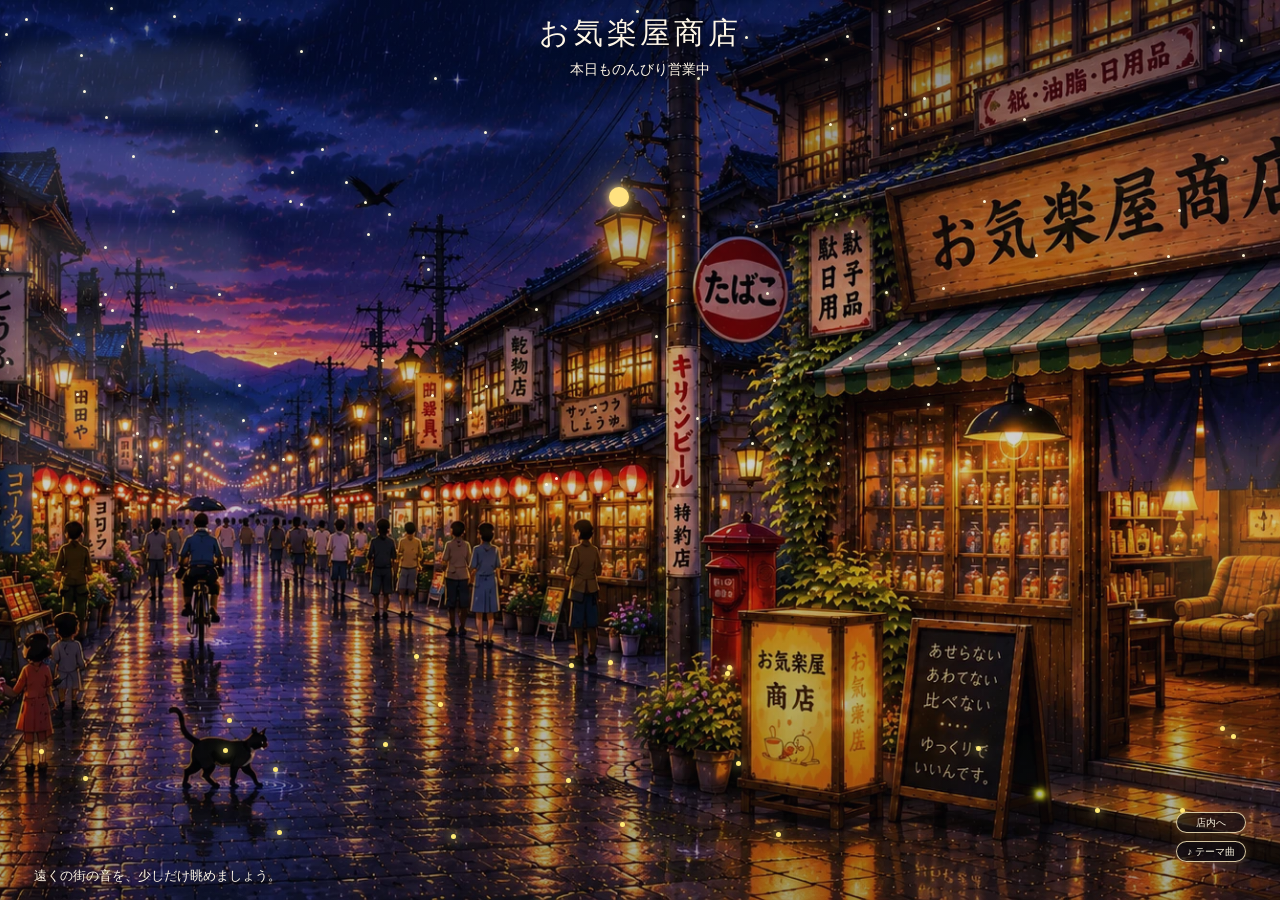
<file: index.html>
<!doctype html>
<html lang="ja">
<head>
  <meta charset="utf-8">
  <meta name="viewport" content="width=device-width, initial-scale=1">
  <title>お気楽屋商店 2.0</title>
  <style>
    :root { color-scheme: dark; }
    * { box-sizing: border-box; }
    html, body { width: 100%; min-width: 320px; min-height: 100%; margin: 0; background: #10131e; }
    body { overflow: hidden; color: #fff7e7; font-family: "Yu Mincho", "Hiragino Mincho ProN", serif; }
    #scene { position: relative; width: 100%; height: 100svh; overflow: hidden; --focus-x: .5; }
    #scene::before { content: none; }
    #background { position: absolute; z-index: 1; inset: 0; width: 100%; height: 100%; object-fit: cover; object-position: calc(var(--focus-x) * 100%) center; filter: brightness(.93) saturate(.92); }
    #scene::after { position: absolute; z-index: 2; inset: 0; content: ""; pointer-events: none; background: linear-gradient(to bottom, rgba(4, 7, 24, .46), rgba(8, 9, 24, .12) 48%, rgba(6, 8, 16, .32)); }
    #nightOverlay { position: absolute; z-index: 3; inset: 0; pointer-events: none; background: #070a18; opacity: 0; transition: opacity 1.2s ease; }
    #scene.night #nightOverlay { opacity: .62; }
    .layer { position: absolute; z-index: 4; inset: 0; overflow: hidden; pointer-events: none; }
    #stars { z-index: 4; } #clouds { z-index: 5; } #fireflies { z-index: 6; } #birds { z-index: 7; } #weather { z-index: 8; }
    .star { position: absolute; width: 3px; height: 3px; border-radius: 50%; background: #fff9dc; box-shadow: 0 0 7px #fff5bc; animation: twinkle 3.8s ease-in-out infinite; }
    .cloud { position: absolute; width: 250px; height: 70px; border-radius: 50px; background: rgba(234, 239, 255, .12); filter: blur(9px); animation: drift linear infinite; }
    .firefly { position: absolute; width: 5px; height: 5px; border-radius: 50%; background: #ffeb77; box-shadow: 0 0 8px #ffeb77, 0 0 18px #ffeb77; animation: float 5s ease-in-out infinite; }
    .crow { position: absolute; left: -50px; font-size: clamp(23px, 4vw, 34px); filter: drop-shadow(0 2px 3px #050507); transition: left 20s linear; }
    .rain { position: absolute; width: 2px; height: 18px; background: #c9e8ff; opacity: .72; animation: rain 1s linear infinite; }
    .snow { position: absolute; color: #fff; text-shadow: 0 0 5px #fff; animation: snow 9s linear infinite; }
    #windowLight { position: absolute; z-index: 4; width: 210px; height: 180px; border-radius: 35%; pointer-events: none; background: rgba(255, 201, 88, .16); filter: blur(19px); mix-blend-mode: screen; animation: warm 120s ease-in-out infinite alternate; }
    #streetLight { position: absolute; z-index: 5; width: 20px; height: 20px; border-radius: 50%; pointer-events: none; background: #ffe280; box-shadow: 0 0 9px #ffe280, 0 0 30px #ffcc68, 0 0 60px #ffb35b; animation: lamp 120s ease-in-out infinite alternate; }
    #cat { position: absolute; z-index: 9; bottom: clamp(22px, 5vh, 58px); left: -12%; font-size: clamp(34px, 5vw, 54px); filter: drop-shadow(0 2px 4px #050505); animation: catwalk 40s linear infinite; }
    #shopActions { position: absolute; z-index: 21; right: clamp(14px, 3vw, 34px); bottom: max(38px, calc(env(safe-area-inset-bottom) + 24px)); display: flex; flex-direction: column; align-items: stretch; gap: 8px; width: min(70px, calc(100vw - 28px)); }
    #shopEntrance, #themeSongButton { height: 21px; min-height: 21px; padding: 0 2px; border: 1px solid rgba(255, 239, 194, .82); border-radius: 999px; color: #fff8e3; background: rgba(20, 14, 18, .72); font: inherit; font-size: 10px; line-height: 19px; white-space: nowrap; text-align: center; text-decoration: none; text-shadow: 0 1px 4px #050507; box-shadow: 0 2px 10px rgba(255, 174, 82, .24); cursor: pointer; transition: background .2s ease, transform .2s ease, box-shadow .2s ease; }
    #shopEntrance:hover, #themeSongButton:hover, #themeSongButton[aria-pressed="true"] { background: rgba(92, 55, 25, .88); transform: translateY(-1px); }
    #shopEntrance:focus-visible, #themeSongButton:focus-visible { outline: 3px solid rgba(255, 226, 154, .78); outline-offset: 3px; }
    header { position: absolute; z-index: 20; top: max(18px, env(safe-area-inset-top)); left: 50%; width: min(94%, 680px); transform: translateX(-50%); text-align: center; text-shadow: 0 2px 9px #080811; pointer-events: none; }
    h1 { margin: 0; font-family: "Yu Mincho", "Hiragino Mincho ProN", "YuMincho", serif; font-size: clamp(1.03275rem, 3.645vw, 1.88325rem); font-weight: 500; line-height: 1; letter-spacing: .12em; }
    header p { margin: .4rem 0 0; font-size: clamp(.6885rem, 2.106vw, .891rem); transform: translateY(5px); }
    #message { position: absolute; z-index: 20; left: clamp(14px, 3vw, 34px); bottom: max(13px, env(safe-area-inset-bottom)); max-width: min(58vw, 390px); margin: 0; font-size: clamp(.6642rem, 1.62vw, .81rem); line-height: 1.7; text-shadow: 0 2px 8px #090808; transition: opacity .45s ease; }
    #themeSongButton[aria-pressed="true"] { border-color: #ffe29a; box-shadow: 0 0 0 3px rgba(255, 208, 105, .2), 0 2px 14px rgba(255, 174, 82, .45); }
    @keyframes twinkle { 50% { opacity: .18; transform: scale(.65); } }
    @keyframes drift { from { transform: translateX(-310px); } to { transform: translateX(calc(100vw + 310px)); } }
    @keyframes float { 50% { transform: translateY(-25px); opacity: .4; } }
    @keyframes warm { from { opacity: .1; } to { opacity: .58; } }
    @keyframes lamp { from { opacity: .05; } to { opacity: .68; } }
    @keyframes catwalk { from { left: -12%; } to { left: 110%; } }
    @keyframes rain { to { transform: translateY(115vh); } }
    @keyframes snow { to { transform: translateY(115vh) rotate(250deg); } }
    @media (max-width: 680px) {
      #scene { --focus-x: .5; background: #15100d; }
      #scene::before { position: absolute; z-index: 0; inset: -24px; display: block; content: ""; background: url("shotengai-rain-night-mobile.png") center / cover no-repeat; filter: blur(16px) brightness(.44) saturate(.54) sepia(.20); transform: scale(1.04); }
      #background { inset: 0; height: 100%; object-fit: cover; object-position: right center; filter: brightness(.89) saturate(.68) sepia(.20) contrast(1.04); }
      #scene::after { background: linear-gradient(to bottom, rgba(25, 14, 9, .82), rgba(25, 14, 9, .74) 22%, rgba(20, 12, 9, .28) 44%, rgba(15, 9, 8, .08) 61%, rgba(18, 10, 7, .18) 75%, rgba(18, 10, 7, .78)); }
      #nightOverlay { background: #0c0a0d; }
      #windowLight { width: 150px; height: 140px; }
      header { top: max(38px, calc(env(safe-area-inset-top) + 20px)); left: 50%; display: block; width: calc(70vw - 8px); transform: translateX(-50%); text-align: center; color: #fff1cf; }
      header h1 { font-family: "Yu Mincho", "Hiragino Mincho ProN", "YuMincho", serif; font-size: clamp(1.6007625rem, 6.81615vw, 2.427rem); letter-spacing: .1em; text-shadow: 0 2px 4px #160b06, 0 0 13px rgba(216, 143, 64, .28); }
      header p { margin-top: .38rem; color: #f2d79a; font-size: 12.96px; font-weight: 500; text-shadow: 0 2px 4px #160b06, 0 0 10px rgba(216, 143, 64, .22); transform: translateY(5px); }
      #message { bottom: max(17px, env(safe-area-inset-bottom)); left: 50%; display: block; width: calc(100% - 32px); max-width: none; margin: 0; transform: translateX(-50%); color: transparent; font-size: 0; line-height: 1; text-align: center; text-shadow: none; opacity: 1 !important; transition: none; pointer-events: none; }
      #message::before { display: inline-block; color: #fff1cf; font-size: clamp(.81rem, 3.321vw, 1.0368rem); line-height: 1.45; text-shadow: 0 2px 5px #160b06, 0 0 12px rgba(216, 143, 64, .24); content: "急がなくても大丈夫。"; }
      #shopActions { right: 16px; bottom: max(52px, calc(env(safe-area-inset-bottom) + 36px)); width: min(93px, calc(100vw - 32px)); gap: 7px; }
      #shopEntrance, #themeSongButton { height: 32px; min-height: 32px; padding: 0 2px; border-color: rgba(239, 186, 101, .98); background: rgba(49, 29, 14, .92); font-size: 13px; line-height: 30px; }
    }
    @media (prefers-reduced-motion: reduce) { *, *::before, *::after { animation-duration: .01ms !important; animation-iteration-count: 1 !important; transition-duration: .01ms !important; } }
  </style>
</head>
<body>
  <main id="scene">
    <picture><source media="(max-width: 680px)" srcset="shotengai-rain-night-mobile.png"><img id="background" src="shotengai-rain-night.webp" alt="雨夜の商店街とお気楽屋商店"></picture>
    <div id="nightOverlay"></div><div class="layer" id="stars"></div><div class="layer" id="clouds"></div><div class="layer" id="fireflies"></div><div class="layer" id="birds"></div><div class="layer" id="weather"></div>
    <div id="windowLight"></div><div id="streetLight"></div><div id="cat" aria-hidden="true">🐈‍⬛</div>
    <div id="shopActions" aria-label="商店の操作"><a id="shopEntrance" href="menu.html" aria-label="店内の入口へ移動">店内へ</a><button id="themeSongButton" type="button" aria-pressed="false" aria-label="テーマ曲を再生">♪ テーマ曲</button></div>
    <header><h1>お気楽屋商店</h1><p>本日ものんびり営業中</p></header>
    <p id="message">遠くの街の音を、少しだけ眺めましょう。</p>
  </main>
  <audio id="themeSong" src="voice_28140.aac" preload="metadata"></audio>
  <script>
    const scene = document.getElementById('scene'); const image = document.getElementById('background'); const reduced = matchMedia('(prefers-reduced-motion: reduce)').matches;
    const entrance = document.getElementById('shopEntrance'); const themeSongButton = document.getElementById('themeSongButton'); const themeSong = document.getElementById('themeSong'); const lights = { window: document.getElementById('windowLight'), street: document.getElementById('streetLight') };
    const sources = { desktop: { width: 1672, height: 941, entrance: { left: 1240, top: 330, right: 1580, bottom: 830 }, window: { x: 1380, y: 460 }, street: { x: 804, y: 195 } }, mobile: { width: 870, height: 1808, entrance: { left: 650, top: 860, right: 866, bottom: 1360 }, window: { x: 790, y: 1120 }, street: { x: 505, y: 820 } } };
    function placeOnImage(element, x, y, width = 0, height = 0) { const sceneBox = scene.getBoundingClientRect(); const box = image.getBoundingClientRect(); const mobile = innerWidth <= 680; const source = mobile ? sources.mobile : sources.desktop; const scale = Math.max(box.width / source.width, box.height / source.height); const offsetX = mobile ? box.width - source.width * scale : (box.width - source.width * scale) * .5; const offsetY = (box.height - source.height * scale) * .5; element.style.left = `${box.left - sceneBox.left + offsetX + x * scale}px`; element.style.top = `${box.top - sceneBox.top + offsetY + y * scale}px`; if (width) element.style.width = `${width * scale}px`; if (height) element.style.height = `${height * scale}px`; }
    function placeHotspots() { const mobile = innerWidth <= 680; const source = mobile ? sources.mobile : sources.desktop; placeOnImage(lights.window, source.window.x, source.window.y); placeOnImage(lights.street, source.street.x, source.street.y); }
    image.addEventListener('load', placeHotspots); addEventListener('resize', placeHotspots); placeHotspots();
    if (!reduced) { for (let i = 0; i < 105; i++) { const star = document.createElement('i'); star.className = 'star'; star.style.left = `${Math.random() * 100}%`; star.style.top = `${Math.random() * 56}%`; star.style.animationDelay = `${Math.random() * 4}s`; document.getElementById('stars').append(star); } for (let i = 0; i < 5; i++) { const cloud = document.createElement('i'); cloud.className = 'cloud'; cloud.style.top = `${5 + i * 10}%`; cloud.style.animationDuration = `${70 + i * 20}s`; cloud.style.animationDelay = `${-i * 18}s`; document.getElementById('clouds').append(cloud); } for (let i = 0; i < 24; i++) { const firefly = document.createElement('i'); firefly.className = 'firefly'; firefly.style.left = `${Math.random() * 100}%`; firefly.style.bottom = `${5 + Math.random() * 22}%`; firefly.style.animationDelay = `${Math.random() * 5}s`; document.getElementById('fireflies').append(firefly); } }
    const messages = ['遠くの街の音を、少しだけ眺めましょう。', '雨上がりの石畳に、灯りが揺れています。', '猫は今日も、ゆっくり帰り道を見ています。', '急がなくても大丈夫。', 'お気楽屋商店は今日ものんびり営業中です。']; const message = document.getElementById('message'); let messageIndex = 0;
    if (!reduced) setInterval(() => { message.style.opacity = 0; setTimeout(() => { messageIndex = (messageIndex + 1) % messages.length; message.textContent = messages[messageIndex]; message.style.opacity = 1; }, 420); }, 15000);
    function spawnCrow() { const crow = document.createElement('i'); crow.className = 'crow'; crow.textContent = '🐦‍⬛'; crow.style.top = `${8 + Math.random() * 30}%`; document.getElementById('birds').append(crow); requestAnimationFrame(() => { crow.style.left = '110%'; }); setTimeout(() => crow.remove(), 21000); }
    if (!reduced) { spawnCrow(); setInterval(spawnCrow, 45000); }
    function setThemeSongButton(playing) { themeSongButton.setAttribute('aria-pressed', String(playing)); themeSongButton.setAttribute('aria-label', playing ? 'テーマ曲を一時停止' : 'テーマ曲を再生'); themeSongButton.textContent = playing ? '❚❚ テーマ曲' : '♪ テーマ曲'; }
    themeSongButton.addEventListener('click', async () => { if (themeSong.paused) { try { await themeSong.play(); setThemeSongButton(true); } catch { setThemeSongButton(false); } } else { themeSong.pause(); setThemeSongButton(false); } });
    themeSong.addEventListener('play', () => setThemeSongButton(true));
    themeSong.addEventListener('pause', () => { if (!themeSong.ended) setThemeSongButton(false); });
    themeSong.addEventListener('ended', () => { themeSong.currentTime = 0; setThemeSongButton(false); });
  </script>
</body>
</html>
</file>
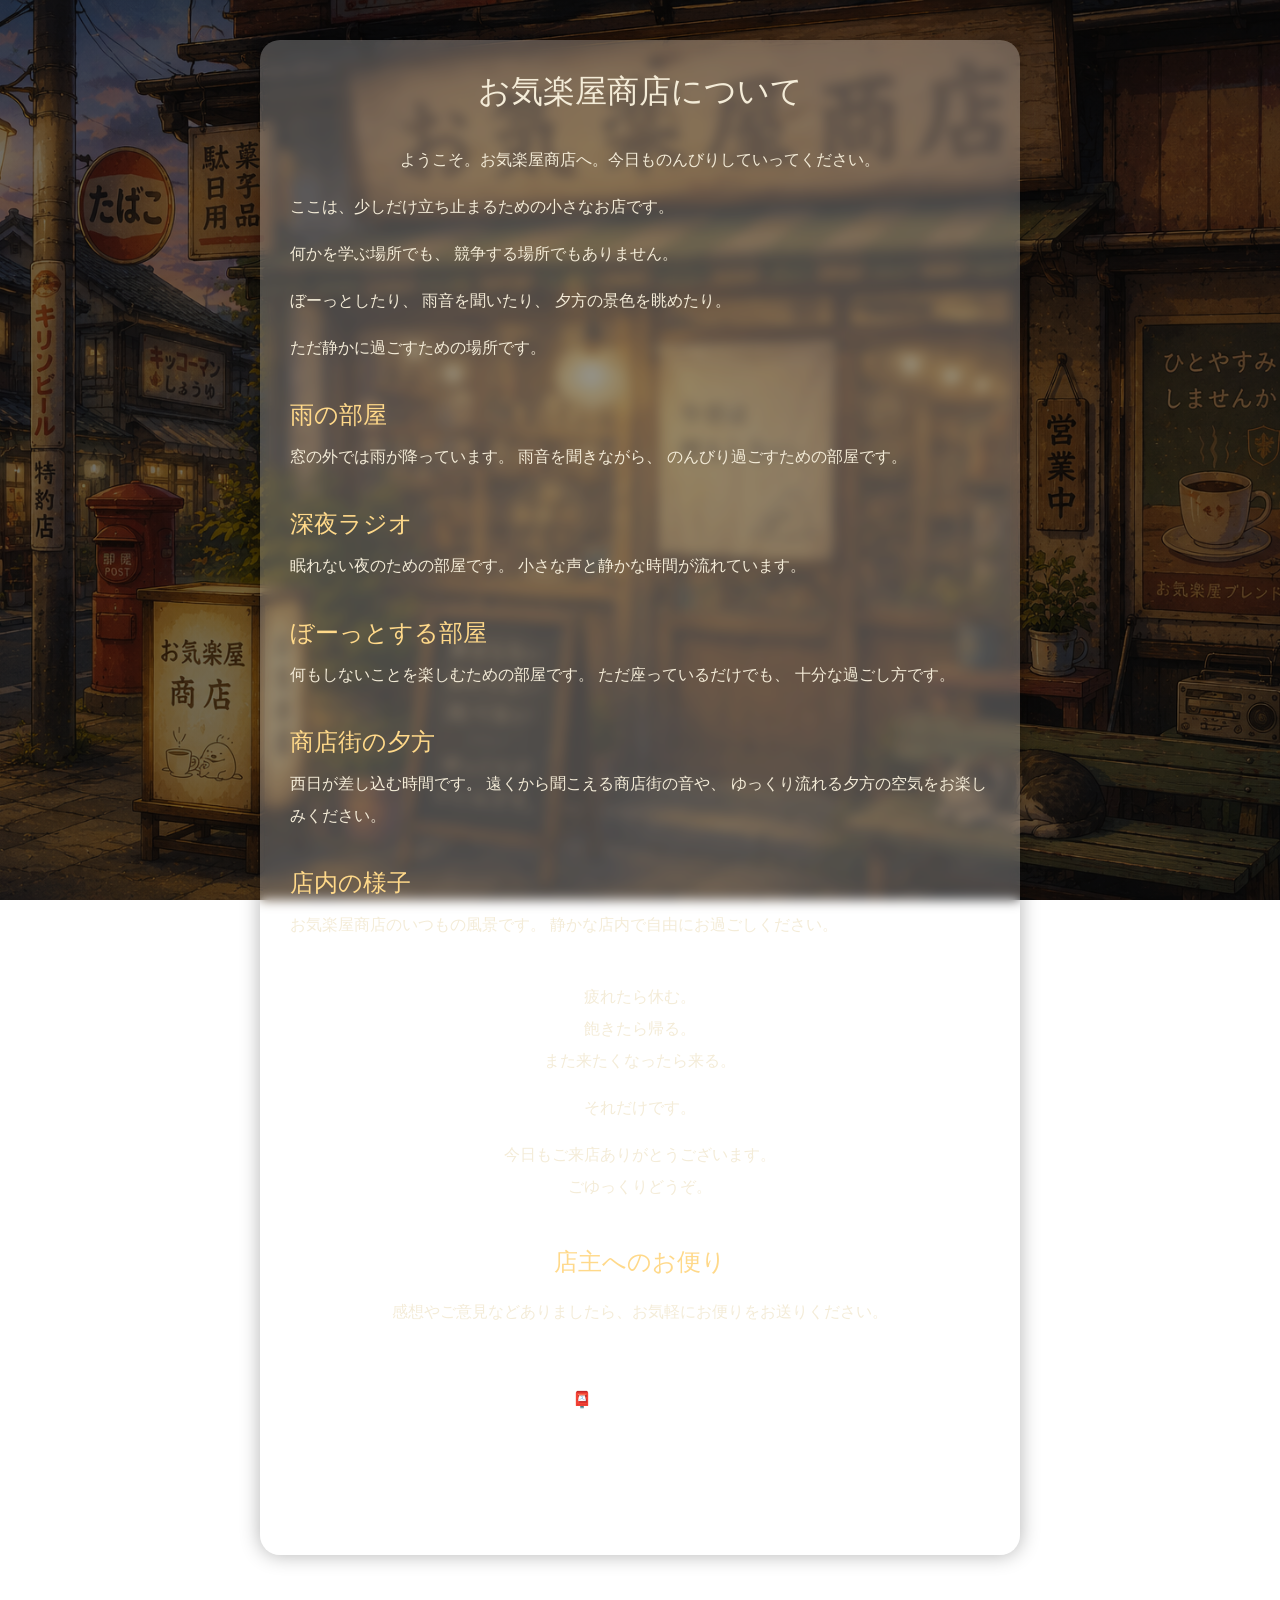
<file: about.html>
<!DOCTYPE html>
<html lang="ja">
<head>
<meta charset="UTF-8">
<meta name="viewport" content="width=device-width, initial-scale=1.0">

<title>お気楽屋商店について</title>

<style>

*{
  margin:0;
  padding:0;
  box-sizing:border-box;
  -webkit-tap-highlight-color: transparent;
}

body{

  background:
  linear-gradient(
    rgba(0,0,0,.55),
    rgba(0,0,0,.55)
  ),
  url("shop.png");

  background-size:cover;
  background-position:center;
  background-attachment:fixed;

  font-family:
  "Hiragino Sans",
  "Yu Gothic",
  sans-serif;

  color:#f4ecd8;

  min-height:100vh;
}

.container{

  max-width:800px;

  margin:auto;

  padding:
  40px 20px 80px;

}

.panel{

  background:rgba(255,255,255,.25);

  backdrop-filter:blur(6px);

  border-radius:20px;

  padding:30px;

  box-shadow:0 0 20px rgba(0,0,0,.3);
}

h1{

  text-align:center;

  margin-bottom:30px;

  font-size:2rem;

  font-weight:normal;

}

h2{

  margin-top:35px;

  margin-bottom:10px;

  color:#ffd98a;

  font-weight:normal;
}

p{

  line-height:2;

  margin-bottom:15px;
}

.center{

  text-align:center;
}

.button{
  display:block;
  width:220px;
  margin:40px auto 0;
  padding:15px;

  background:rgba(255,255,255,.18);

  color:white;

  border:1px solid rgba(255,255,255,.35);

  border-radius:999px;

  text-decoration:none;

  text-align:center;

  backdrop-filter:blur(4px);

  transition:.3s;
}

.button:hover{

  transform:scale(1.05);
}

.footer{

  margin-top:40px;

  text-align:center;

  line-height:2;
}

@media(max-width:600px){

  .panel{

    padding:20px;
  }

  h1{

    font-size:1.6rem;
  }

}

</style>
</head>

<body>

<div class="container">

<div class="panel">

<h1>お気楽屋商店について</h1>

<p class="center">
ようこそ。お気楽屋商店へ。今日ものんびりしていってください。
</p>

<p>
ここは、少しだけ立ち止まるための小さなお店です。
</p>

<p>
何かを学ぶ場所でも、
競争する場所でもありません。
</p>

<p>
ぼーっとしたり、
雨音を聞いたり、
夕方の景色を眺めたり。
</p>

<p>
ただ静かに過ごすための場所です。
</p>

<h2>雨の部屋</h2>

<p>
窓の外では雨が降っています。
雨音を聞きながら、
のんびり過ごすための部屋です。
</p>

<h2>深夜ラジオ</h2>

<p>
眠れない夜のための部屋です。
小さな声と静かな時間が流れています。
</p>

<h2>ぼーっとする部屋</h2>

<p>
何もしないことを楽しむための部屋です。
ただ座っているだけでも、
十分な過ごし方です。
</p>

<h2>商店街の夕方</h2>

<p>
西日が差し込む時間です。
遠くから聞こえる商店街の音や、
ゆっくり流れる夕方の空気をお楽しみください。
</p>

<h2>店内の様子</h2>

<p>
お気楽屋商店のいつもの風景です。
静かな店内で自由にお過ごしください。
</p>

<div class="footer">

<p>
疲れたら休む。<br>
飽きたら帰る。<br>
また来たくなったら来る。
</p>

<p>
それだけです。
</p>

<p>
今日もご来店ありがとうございます。<br>
ごゆっくりどうぞ。
</p>

<h2>店主へのお便り</h2>

<p>
感想やご意見などありましたら、お気軽にお便りをお送りください。
</p>

<a href="https://forms.gle/mAHURNoMKpxB9XEGA"
   class="button"
   target="_blank"
   rel="noopener noreferrer">
📮 店主へのお便り
</a>

</div>

<a href="index.html" class="button">
戻る
</a>

</div>

</div>

</body>
</html>
</file>
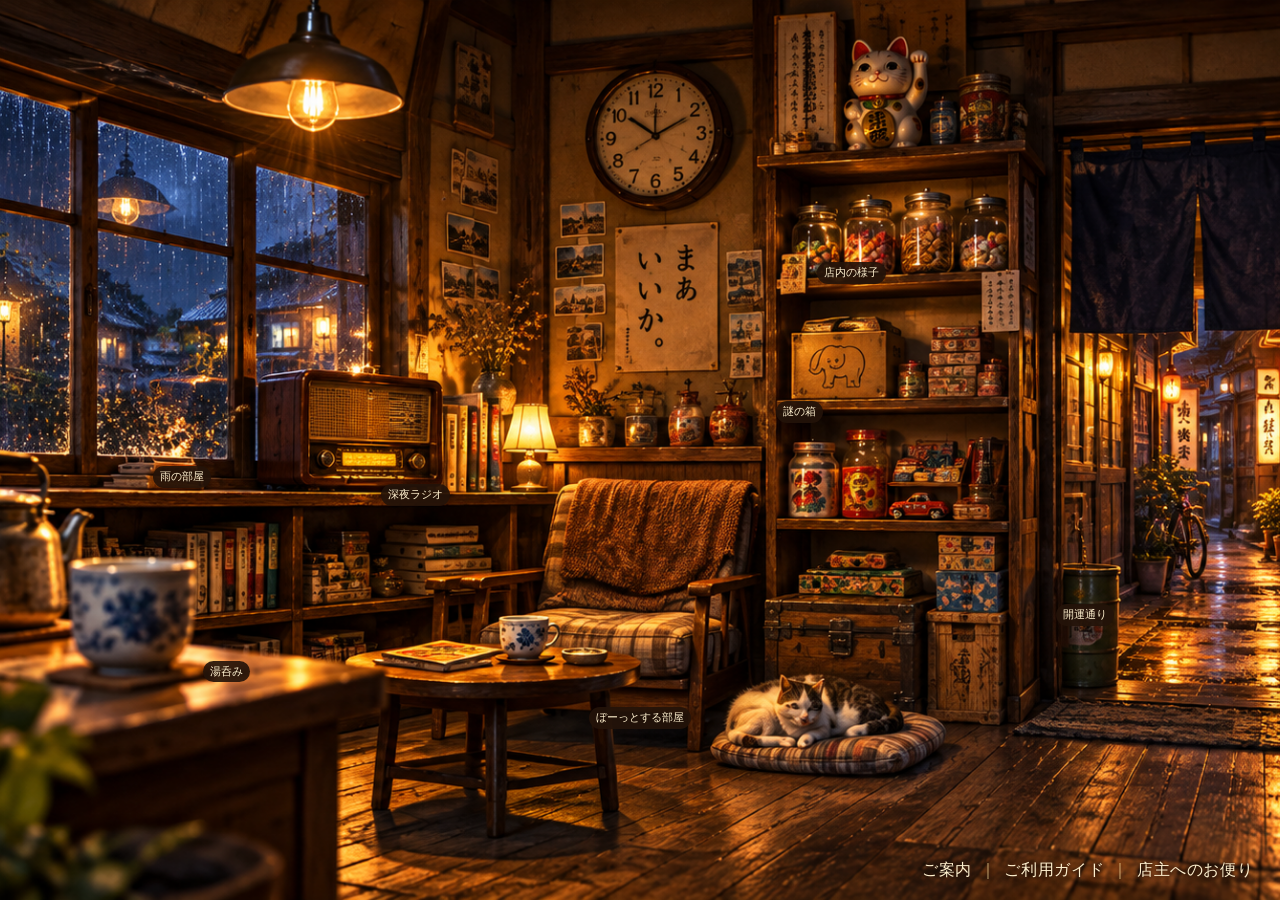
<file: menu.html>
<!doctype html>
<html lang="ja">
<head>
  <meta charset="utf-8">
  <meta name="viewport" content="width=device-width,initial-scale=1">
  <meta name="description" content="お気楽屋商店の店内統合試作。文字リンクのご案内を追加した確認用ページです。">
  <title>お気楽屋商店｜店内</title>
  <link rel="stylesheet" href="menu2.css">
  <style>
    /* 採用済みv7と同じ店内描画・クリック領域を使う。 */
    @media (min-width: 701px) { .shop-scene { min-height: 100vh; } }
    .shop-scene { isolation: isolate; background: #17100c var(--interior-image) center / cover no-repeat; }
    .shop-scene::before, .shop-scene::after { content: none; }
    .shop-scene nav { transform: none; }
    .obj b { bottom: -11px; }
    .chair b, .shelf b, .box b { bottom: 0; }
    .door b { bottom: 94px; }
    .tea { left: 10.75%; top: 58.7%; }
    .tea b { bottom: -28px; left: 65px; }
    .box b { left: 34px; }
    .window-link { left: 3%; top: 6%; width: 22.5%; height: 47%; }
    .door { left: 77%; top: 15%; width: 15.5%; height: 65%; }
    .shelf--upper { left: 57%; top: 5%; width: 19%; height: 26.5%; }
    .shelf--lower { left: 60%; top: 47.5%; width: 15%; height: 31.5%; }
    @media (min-width: 701px) { .obj b { display: block; padding: 4px 7px; font-size: 11px; line-height: 1.25; opacity: 1; } }

    /* 囲みをなくし、既存位置から一段下げた文字だけの案内リンク。 */
    .utility-links {
      position: fixed;
      z-index: 12;
      top: auto;
      left: auto;
      right: clamp(12px, 2vw, 28px);
      bottom: clamp(7px, 1.4vw, 14px);
      display: flex;
      align-items: center;
      justify-content: center;
      gap: 7px;
      color: #fff1cf;
      background: transparent;
      border: 0;
      box-shadow: none;
      font: 500 16px/1.2 "Yu Mincho", "Hiragino Mincho ProN", serif;
      letter-spacing: .04em;
      white-space: nowrap;
      pointer-events: none;
    }
    .utility-links__item {
      display: inline-flex;
      align-items: center;
      min-height: 32px;
      padding: 2px 1px;
      color: inherit;
      border: 0;
      background: transparent;
      font: inherit;
      letter-spacing: inherit;
      text-decoration: none;
      cursor: pointer;
      pointer-events: auto;
      text-shadow: 0 1px 4px rgba(20, 10, 5, .9);
    }
    .utility-links__separator { color: rgba(255, 227, 160, .7); user-select: none; text-shadow: 0 1px 4px rgba(20, 10, 5, .9); }
    .utility-links__item:hover { color: #fff7de; text-decoration: underline; text-underline-offset: .25em; }
    .utility-links__item:focus-visible { outline: 2px solid #ffe4a5; outline-offset: 3px; border-radius: 2px; }

    .info-dialog {
      width: min(500px, calc(100vw - 28px));
      max-height: min(72dvh, 610px);
      padding: 0;
      overflow: auto;
      color: #3b210f;
      background: #f5e6c4;
      border: 1px solid #9d7042;
      border-radius: 6px;
      box-shadow: 0 12px 38px rgba(0, 0, 0, .55);
      font-family: "Yu Mincho", "Hiragino Mincho ProN", serif;
    }
    .info-dialog::backdrop { background: rgba(15, 8, 4, .62); }
    .info-dialog__body { padding: clamp(18px, 4vw, 28px); }
    .info-dialog h2 { margin: 0 0 1em; font-size: 1.25rem; font-weight: 600; }
    .info-dialog p { margin: 0 0 1.15em; font-size: .94rem; line-height: 1.9; }
    .info-dialog__signature { margin-bottom: 0; text-align: right; }
    .info-dialog__close {
      float: right;
      min-height: 34px;
      padding: 4px 8px;
      color: #3b210f;
      background: transparent;
      border: 1px solid #9d7042;
      border-radius: 3px;
      font: inherit;
      cursor: pointer;
    }
    .info-dialog__close:focus-visible { outline: 2px solid #6f401f; outline-offset: 2px; }

    @media (max-width: 760px) {
      .window-link b, .radio b, .chair b, .shelf b, .door b { display: block; z-index: 4; padding: 4px 8px; font-size: 16.5px; line-height: 1.25; opacity: 1; pointer-events: none; }
      /* Androidでは横スクロールバーの上に保ち、横方向の配置は既存試作と同じ。 */
      .utility-links {
        right: 10px;
        bottom: calc(30px + env(safe-area-inset-bottom));
        left: 10px;
        gap: clamp(4px, 1.8vw, 7px);
        font-size: 14px;
      }
      .utility-links__item { min-height: 38px; }
      .info-dialog { max-height: 74dvh; }
    }
    @media (max-width: 340px) {
      .utility-links { font-size: 13px; }
    }
  </style>
</head>
<body>
  <div class="scene-viewport" id="scene-viewport">
    <main class="shop-scene">
      <div class="mock window" aria-hidden="true"></div><div class="mock lamp" aria-hidden="true"></div>
      <p id="hint">気になるものを、触ってみてください</p><output id="message" aria-live="polite"></output>
      <nav aria-label="店内のもの">
        <a class="obj window-link" href="rain.html" aria-label="雨の部屋へ"><i class="mock"></i><b>雨の部屋</b></a><a class="obj chair" href="relax.html" aria-label="ぼーっとする部屋へ"><i class="mock"></i><b>ぼーっとする部屋</b></a><a class="obj radio" href="radio.html" aria-label="深夜ラジオへ"><i class="mock"></i><b>深夜ラジオ</b></a><a class="obj shelf shelf--upper" href="shop.html" aria-label="店内の様子へ"><i class="mock"></i><b>店内の様子</b></a><a class="obj shelf shelf--lower" href="shop.html" aria-label="店内の様子へ"><i class="mock"></i></a><a class="obj door" href="index.html" aria-label="開運通りへ"><i class="mock"></i><b>開運通り</b></a>
        <button class="obj tea" type="button" aria-label="湯呑みを見る"><i class="mock"></i><b>湯呑み</b></button><button class="obj box" type="button" aria-label="謎の箱を開ける"><i class="mock"></i><b>謎の箱</b></button><button class="obj elephant" type="button" aria-label="小さな象を見つけた">🐘<b>？</b></button>
      </nav>
    </main>
  </div>
  <nav class="utility-links" aria-label="ご案内">
    <button class="utility-links__item" type="button" data-dialog="about-dialog">ご案内</button><span class="utility-links__separator" aria-hidden="true">｜</span><button class="utility-links__item" type="button" data-dialog="guide-dialog">ご利用ガイド</button><span class="utility-links__separator" aria-hidden="true">｜</span><a class="utility-links__item" href="https://forms.gle/mAHURNoMKpxB9XEGA" target="_blank" rel="noopener noreferrer" aria-label="店主へのお便りを新しいタブで開く">店主へのお便り</a>
  </nav>
  <dialog class="info-dialog" id="about-dialog" aria-labelledby="about-title">
    <div class="info-dialog__body"><button class="info-dialog__close" type="button" data-close>閉じる</button><h2 id="about-title">お気楽屋商店のご案内</h2><p>いらっしゃいませ。</p><p>ここは、何かをするための場所ではありません。</p><p>雨の音を聞いたり、<br>深夜のラジオに耳を傾けたり、<br>ただ、ぼーっとしたり。</p><p>好きなところで、好きなだけ。</p><p>何もしなくても、かまいません。</p><p>お帰りの際も、ご挨拶はいりません。</p><p>また気が向いたら、<br>ふらっとお立ち寄りください。</p><p class="info-dialog__signature">お気楽屋商店 店主</p></div>
  </dialog>
  <dialog class="info-dialog" id="guide-dialog" aria-labelledby="guide-title">
    <div class="info-dialog__body"><button class="info-dialog__close" type="button" data-close>閉じる</button><h2 id="guide-title">ご利用ガイド</h2><p>ようこそ、お気楽屋商店へ。</p><p>当店には、いくつかのお部屋がございます。</p><p>気になる場所を押して、どうぞお入りください。</p><p>雨の音を楽しんだり、<br>深夜のラジオを聞いたり、<br>何もせず、ぼーっとしたり。</p><p>音が出るお部屋では、お好みで音をお楽しみいただけます。</p><p>ほかのお部屋へ行きたくなったら、店内へお戻りください。</p><p>決まった順番も、時間制限もございません。</p><p>どうぞ、ごゆっくり。</p><p class="info-dialog__signature">お気楽屋商店 店主</p></div>
  </dialog>
  <div class="scene-scrollbar" aria-label="店内の横移動"><label class="sr-only" for="scene-scroll">店内を左右に移動</label><input id="scene-scroll" type="range" min="0" max="0" value="0" step="1"></div>
  <script src="menu2.js"></script>
  <script>
    (() => {
      document.querySelectorAll('[data-dialog]').forEach((trigger) => trigger.addEventListener('click', () => document.getElementById(trigger.dataset.dialog).showModal()));
      document.querySelectorAll('[data-close]').forEach((button) => button.addEventListener('click', () => button.closest('dialog').close()));
      document.querySelectorAll('.info-dialog').forEach((dialog) => dialog.addEventListener('click', (event) => { if (event.target === dialog) dialog.close(); }));
    })();
  </script>
</body>
</html>
</file>
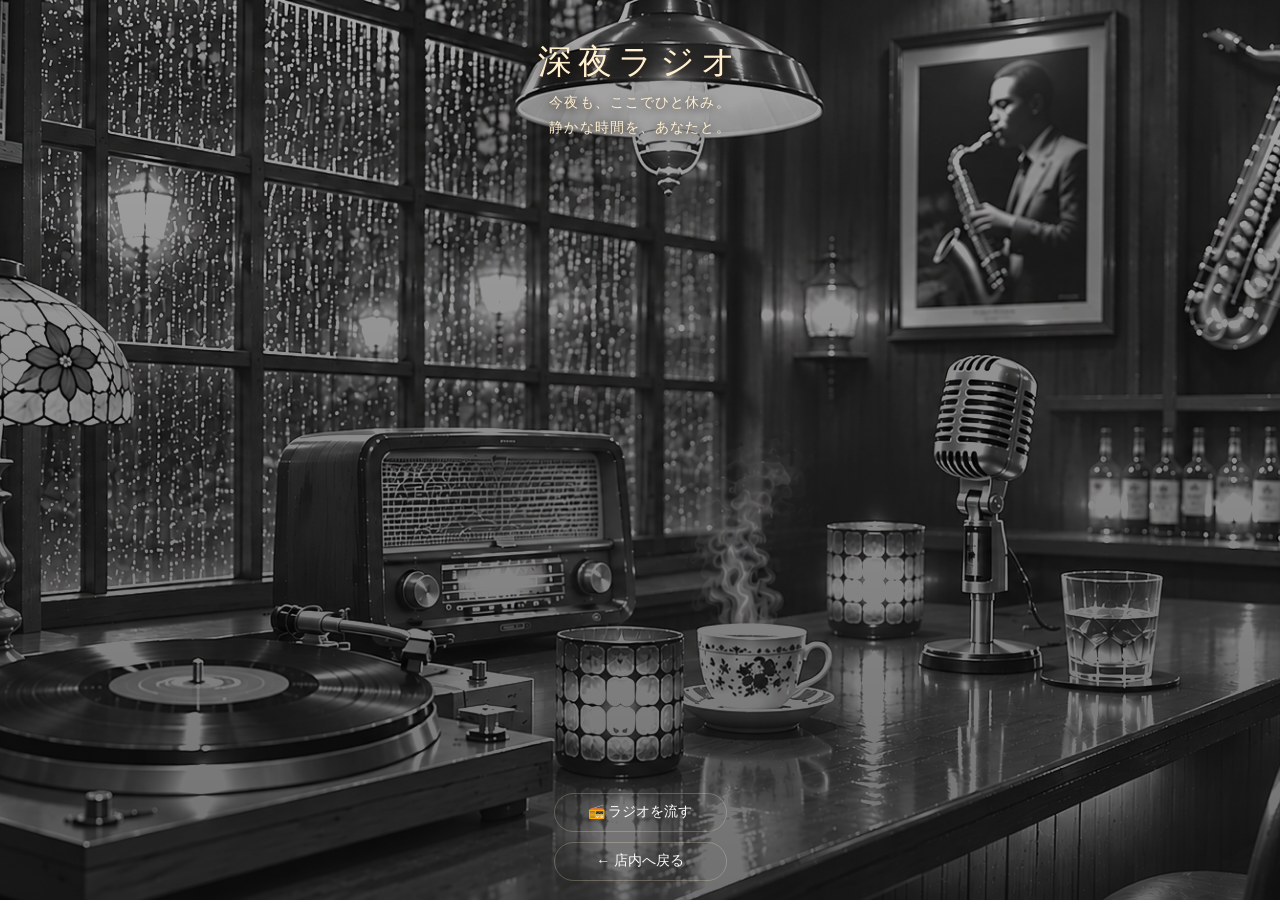
<file: radio.html>
<!DOCTYPE html>
<html lang="ja">
<head>
<meta charset="UTF-8">
<meta name="viewport" content="width=device-width, initial-scale=1.0">
<title>深夜ラジオ</title>
<style>
*{margin:0;padding:0;box-sizing:border-box;-webkit-tap-highlight-color:transparent;}
body{height:100vh;min-height:100vh;min-height:100svh;background:#161616;display:flex;justify-content:center;align-items:center;font-family:"Yu Mincho","Hiragino Mincho ProN",serif;overflow:hidden;isolation:isolate;}
body::before,body::after{content:"";position:fixed;inset:0;pointer-events:none;z-index:0;}
body::before{background:url("../okirakuya-shoten-main/雨窓の向こうのモノクロジャズバー.png") center center/cover no-repeat;filter:brightness(1.25);}
body::after{background:linear-gradient(180deg,rgba(0,0,0,.34),rgba(0,0,0,.56));}
.intro{position:absolute;z-index:1;top:clamp(9px,calc(6vh - 15px),49px);left:50%;width:min(88%,560px);transform:translateX(-50%);text-align:center;color:#fff1cf;text-shadow:0 2px 10px rgba(28,12,5,.9);pointer-events:none;}
.intro h1{font-size:clamp(21px,4.75vw,34px);font-weight:500;letter-spacing:.18em;}
.intro p{margin-top:6px;font-size:clamp(11px,3vw,14px);line-height:1.75;letter-spacing:.08em;}
.controls{position:absolute;z-index:1;bottom:calc(2% + 1.5px);display:flex;flex-direction:column;gap:10px;align-items:center;width:36%;min-width:300px;max-width:420px;left:50%;transform:translateX(-50%);}
.btn{width:173px;border:1px solid rgba(255,241,207,.24);border-radius:999px;min-height:39px;padding:7px 16px;font:14px "Yu Mincho","Hiragino Mincho ProN",serif;cursor:pointer;color:#fff;background:transparent;backdrop-filter:none;transition:.2s;}
.btn:hover,.btn:active,.btn:focus-visible{background:transparent;}.btn:focus-visible{outline:2px solid rgba(255,241,207,.7);outline-offset:3px;}
@media (max-width:700px),(hover:none) and (pointer:coarse){
  .intro{top:33px;}.intro h1{font-size:26px;}.intro p{margin-top:3px;font-size:14px;}
  .controls{bottom:calc(3% + 31.5px);}
  .btn{font-size:16px;}
  body::before{background-position:54% center;}
}
</style>
</head>
<body>
<header class="intro"><h1>深夜ラジオ</h1><p>今夜も、ここでひと休み。<br>静かな時間を、あなたと。</p></header>
<div class="controls" aria-label="ラジオ操作"><button class="btn" id="radioToggle" type="button" aria-pressed="false">📻 ラジオを流す</button><button class="btn" type="button" onclick="location.href='menu.html'">← 店内へ戻る</button></div>
<audio id="radioSound" loop preload="metadata"><source src="voice_28244.aac" type="audio/aac"></audio>
<script>
const radio=document.getElementById("radioSound");const radioToggle=document.getElementById("radioToggle");
function updateRadioToggle(){const isPlaying=!radio.paused;radioToggle.textContent=isPlaying?"🔇 音を止める":"📻 ラジオを流す";radioToggle.setAttribute("aria-pressed",String(isPlaying));}
async function toggleRadio(){if(radio.paused){try{await radio.play();}catch(error){console.log(error);}}else{radio.pause();radio.currentTime=0;}updateRadioToggle();}
radioToggle.addEventListener("click",toggleRadio);radio.addEventListener("play",updateRadioToggle);radio.addEventListener("pause",updateRadioToggle);
</script>
</body>
</html>
</file>
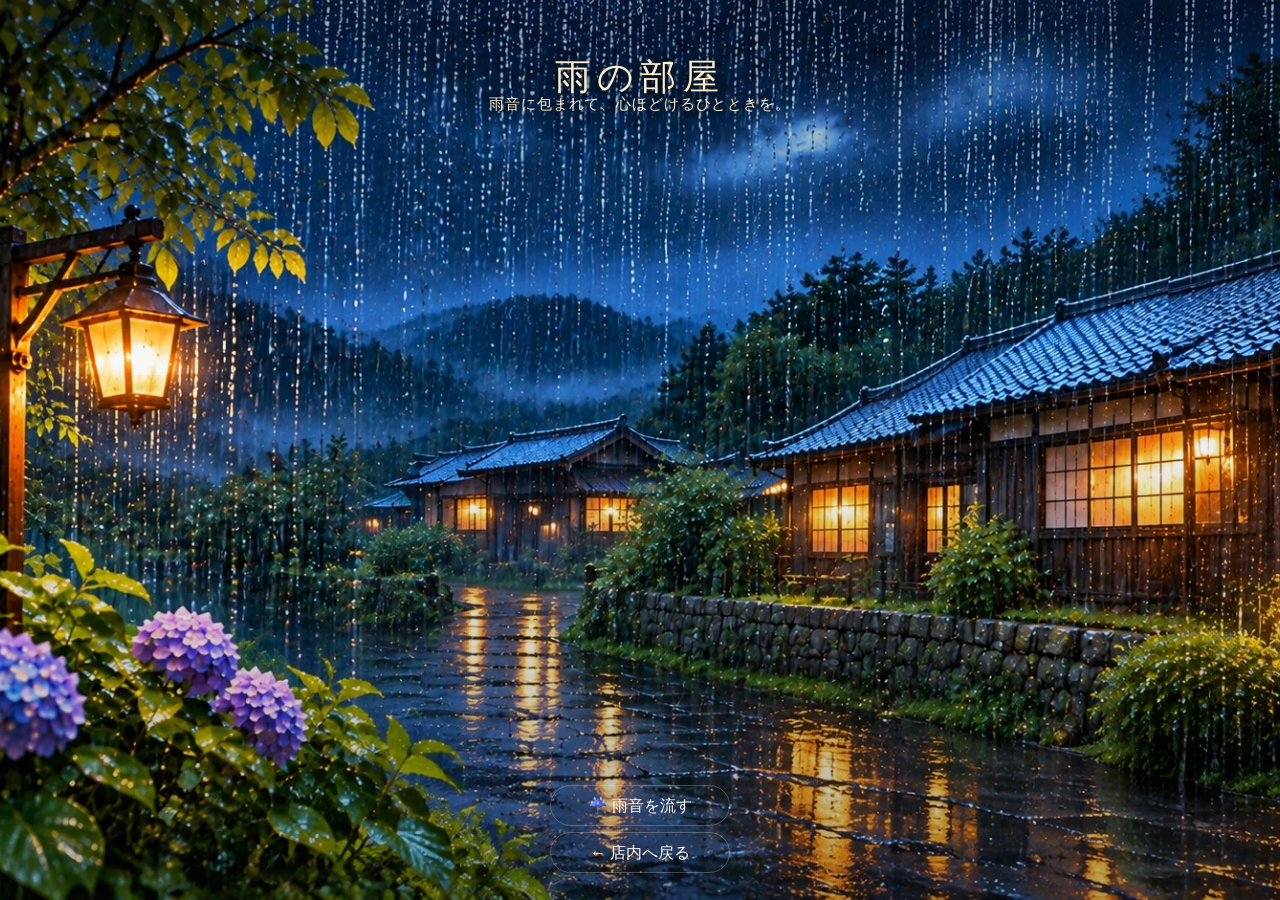
<file: rain.html>
<!DOCTYPE html>
<html lang="ja">
<head>
<meta charset="UTF-8">
<meta name="viewport" content="width=device-width, initial-scale=1.0">
<title>雨の部屋</title>
<style>
*{box-sizing:border-box;margin:0;padding:0;-webkit-tap-highlight-color:transparent;}
body{min-width:320px;min-height:100vh;min-height:100svh;overflow:hidden;display:flex;justify-content:center;color:#fff1cf;background:#120c08 url("rain-new-approved.webp") center center/cover no-repeat;font-family:"Yu Mincho","Hiragino Mincho ProN",serif;}
body::before{content:"";position:fixed;inset:0;pointer-events:none;background:linear-gradient(to bottom,rgba(8,7,10,.34),transparent 38%,rgba(8,6,5,.3));}
.intro{position:absolute;z-index:1;top:clamp(24px,6vh,64px);left:50%;width:min(88%,560px);transform:translateX(-50%);text-align:center;text-shadow:0 2px 10px rgba(9,6,5,.92);pointer-events:none;}
.intro h1{font-size:clamp(22.68px,4.86vw,35.64px);font-weight:500;letter-spacing:.18em;}
.intro p{margin-top:10px;font-size:clamp(11.34px,3.078vw,14.58px);line-height:1.75;letter-spacing:.06em;transform:translateY(-20px);}
.controls{position:absolute;z-index:1;bottom:3%;left:50%;display:flex;flex-direction:column;align-items:center;gap:16px;width:300px;transform:translateX(-50%);}
.btn{width:180px;min-height:40px;padding:10px 18px;border:1px solid rgba(255,241,207,.24);border-radius:999px;color:#fff;background:rgba(255,255,255,.03);backdrop-filter:blur(6px);font:16px/1.2 "Yu Mincho","Hiragino Mincho ProN",serif;cursor:pointer;touch-action:manipulation;transition:background .2s ease;}
.btn:hover,.btn:focus-visible{background:rgba(255,255,255,.06);}.btn:focus-visible{outline:2px solid #fff1cf;outline-offset:3px;}
@media (max-width:700px), (hover:none) and (pointer:coarse){
  body{background:#0c1b2b;}
  body::before{z-index:0;display:block;background:#0c1b2b url("assets/rain-mobile-garden.png") center center/cover no-repeat;}
  body::after{display:none;}
  .btn,.btn:hover,.btn:focus-visible{background:transparent;backdrop-filter:none;}.btn:active{background:transparent;backdrop-filter:none;border-color:#fff1cf;box-shadow:0 0 0 2px rgba(255,241,207,.25);transform:scale(.98);}
  .intro{top:28px;}.intro h1{font-size:26px;}.intro p{font-size:13.5px;transform:translateY(-2px);}
}
@media (min-width:701px){.btn,.btn:hover,.btn:focus-visible,.btn:active{background:transparent;backdrop-filter:none;}#rainToggle{transform:translateY(10px);}}
@media (prefers-reduced-motion:reduce){.btn{transition:none;}}
</style>
</head>
<body>
<header class="intro"><h1>雨の部屋</h1><p>雨音に包まれて、心ほどけるひとときを。</p></header>
<div class="controls"><button class="btn" id="rainToggle" type="button" aria-pressed="false">☔ 雨音を流す</button><button class="btn" type="button" onclick="location.href='menu.html'">← 店内へ戻る</button></div>
<audio id="rainSound" loop><source src="rain.mp3" type="audio/mpeg"></audio>
<script>
const rain=document.getElementById("rainSound");const rainToggle=document.getElementById("rainToggle");
function updateRainToggle(){const isPlaying=!rain.paused;rainToggle.textContent=isPlaying?"🔇 音を止める":"☔ 雨音を流す";rainToggle.setAttribute("aria-pressed",String(isPlaying));}
async function toggleRain(){if(rain.paused){try{await rain.play();}catch(error){console.log(error);}}else{rain.pause();rain.currentTime=0;}updateRainToggle();}
rainToggle.addEventListener("click",toggleRain);rain.addEventListener("play",updateRainToggle);rain.addEventListener("pause",updateRainToggle);
</script>
</body>
</html>
</file>
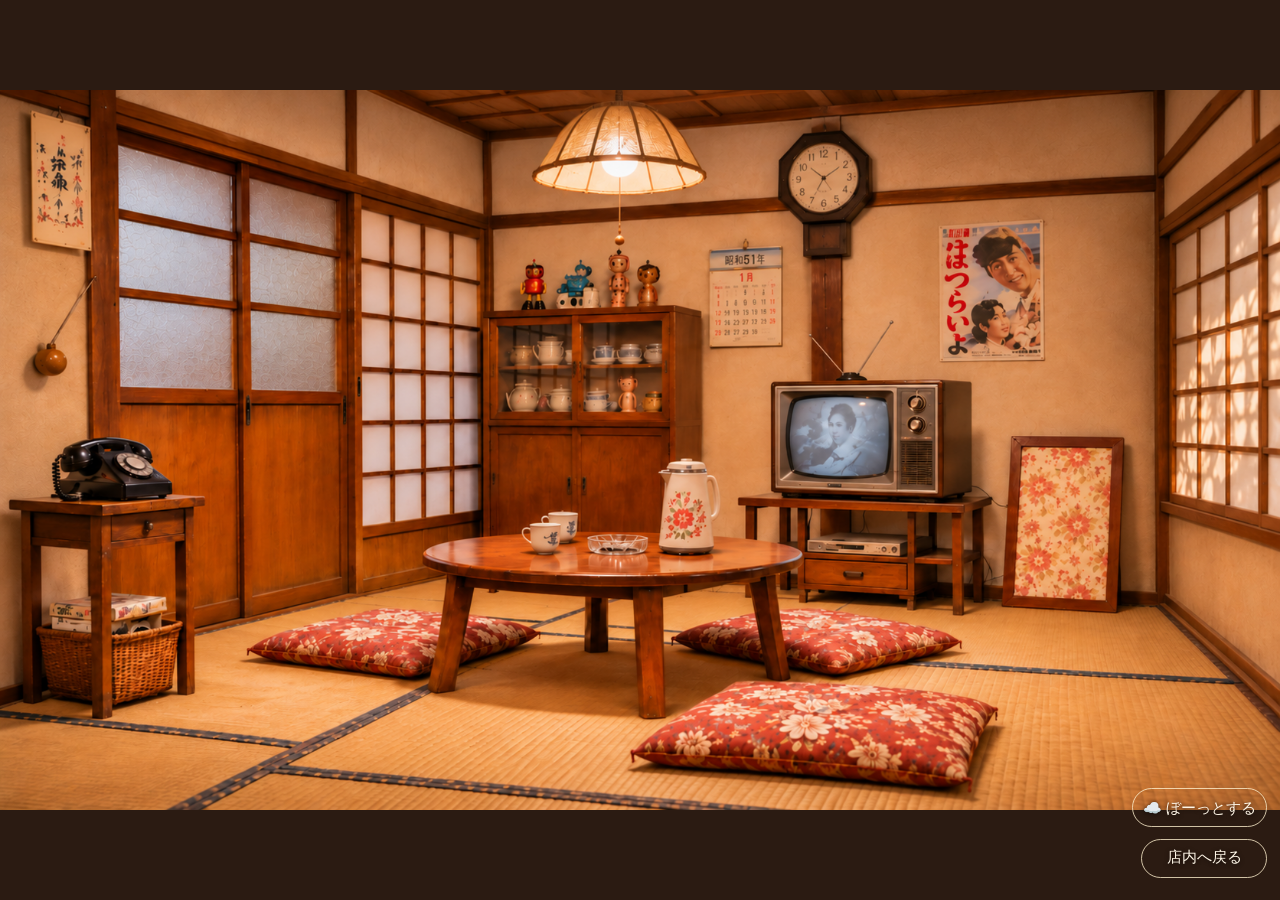
<file: relax.html>
<!doctype html>
<html lang="ja">
<head>
  <meta charset="utf-8">
  <meta name="viewport" content="width=device-width, initial-scale=1, viewport-fit=cover">
  <meta name="theme-color" content="#2b1b12">
  <title>お気楽屋商店｜ぼーっとする部屋</title>
  <style>
    * { box-sizing: border-box; }
    html, body { min-width: 320px; min-height: 100%; margin: 0; background: #2b1b12; }
    body { min-height: 100svh; overflow: hidden; font-family: "Yu Mincho", "Hiragino Mincho ProN", serif; }
    .room { position: relative; display: grid; width: 100vw; height: 100svh; place-items: center; background: #2b1b12; }
    .panorama { width: 100%; height: 100%; }
    .room-image { display: block; width: 100%; height: 100%; object-fit: contain; object-position: center; }
    .controls { position: absolute; right: clamp(6px, 1vw, 16px); bottom: max(22px, calc(env(safe-area-inset-bottom) + 16px)); display: flex; flex-direction: column; align-items: flex-end; gap: 12px; }
    .btn { width: auto; min-height: 39px; padding: 8px 10px; border: 1px solid rgba(255, 241, 207, .78); border-radius: 999px; color: #fff7e8; background: transparent; font: inherit; font-size: 15px; line-height: 1.2; text-align: center; text-decoration: none; text-shadow: 0 1px 4px #160d09; white-space: nowrap; cursor: pointer; }
    .return-btn { width: 126.25px; }
    .btn:hover { color: #fff0c7; border-color: #fff0c7; }
    .btn:focus-visible { outline: 3px solid #f5d99c; outline-offset: 3px; }
    .scroll-control { display: none; }

    @media (max-width: 767px) {
      .room { display: block; height: 100dvh; overflow: hidden; }
      .panorama { width: 100vw; height: 100dvh; overflow-x: auto; overflow-y: hidden; scrollbar-width: none; -ms-overflow-style: none; touch-action: pan-x; }
      .panorama::-webkit-scrollbar { display: none; }
      .room-image { width: auto; height: 100%; aspect-ratio: 1672 / 941; object-fit: contain; object-position: left center; }
      .controls { position: fixed; z-index: 2; right: auto; bottom: auto; align-items: flex-start; gap: 12px; }
      .btn { min-height: 39px; padding: 8px 9px; font-size: 13px; font-weight: 700; }
      .return-btn { width: 110.27px; }
      .btn:hover { color: #fff7e8; border-color: rgba(255, 241, 207, .78); }
      .btn:active { transform: scale(.98); }
      .scroll-control { position: fixed; z-index: 10; right: 18px; bottom: calc(10px + env(safe-area-inset-bottom)); left: 18px; display: block; height: 18px; padding: 7px 0; touch-action: none; }
      #scrollRange { display: block; width: 100%; height: 4px; margin: 0; appearance: none; border: 0; border-radius: 999px; background: rgba(255, 241, 207, .32); outline: none; cursor: ew-resize; }
      #scrollRange::-webkit-slider-thumb { width: 18px; height: 18px; appearance: none; border: 1px solid rgba(255, 241, 207, .8); border-radius: 50%; background: rgba(112, 67, 34, .92); box-shadow: 0 1px 5px #170b05; }
      #scrollRange::-moz-range-thumb { width: 16px; height: 16px; border: 1px solid rgba(255, 241, 207, .8); border-radius: 50%; background: rgba(112, 67, 34, .92); box-shadow: 0 1px 5px #170b05; }
      #scrollRange:focus-visible::-webkit-slider-thumb { outline: 2px solid #ffe4a5; outline-offset: 3px; }
    }
  </style>
</head>
<body>
  <main class="room" aria-label="昭和レトロのぼーっとする部屋">
    <div class="panorama" id="panorama" aria-label="部屋を横にスクロール">
      <img class="room-image" id="roomImage" src="relax-selected-pc-12345678-clean.png" alt="昭和レトロの畳の居間">
    </div>
    <div class="controls" aria-label="部屋の操作">
      <button class="btn" type="button" id="play" aria-pressed="false">☁️ ぼーっとする</button>
      <a class="btn return-btn" href="menu.html">店内へ戻る</a>
    </div>
    <label class="scroll-control" aria-label="店内を左右に移動"><input id="scrollRange" type="range" min="0" max="0" value="0" step="1"></label>
  </main>
  <audio id="relaxSound" loop preload="metadata"><source src="relax.aac" type="audio/aac"></audio>
  <script>
    const sound = document.getElementById('relaxSound');
    const playButton = document.getElementById('play');
    const panorama = document.getElementById('panorama');
    const range = document.getElementById('scrollRange');
    const image = document.getElementById('roomImage');
    const controls = document.querySelector('.controls');
    const mobile = matchMedia('(max-width: 767px)');

    const updatePlaybackState = () => playButton.setAttribute('aria-pressed', String(!sound.paused));
    playButton.addEventListener('click', async () => {
      if (sound.paused) {
        try { await sound.play(); } catch (_) { updatePlaybackState(); }
      } else {
        sound.pause();
        sound.currentTime = 0;
      }
    });
    sound.addEventListener('play', updatePlaybackState);
    sound.addEventListener('pause', updatePlaybackState);

    let frame;
    const sync = () => {
      const max = Math.max(0, Math.round(panorama.scrollWidth - panorama.clientWidth));
      range.max = max;
      range.value = Math.min(max, Math.round(panorama.scrollLeft));
      range.disabled = max === 0;
    };
    const placeControlsBelowTelephone = () => {
      if (!mobile.matches || !image.naturalHeight) return;
      const box = image.getBoundingClientRect();
      const scale = box.height / image.naturalHeight;
      const buttonStep = 44 + 12;
      controls.style.left = `${Math.round(Math.max(12, box.left + 110 * scale))}px`;
      controls.style.top = `${Math.round(box.top + 538 * scale + 18 + buttonStep + buttonStep)}px`;
    };
    const updateResponsiveLayout = () => {
      if (mobile.matches) {
        sync();
        placeControlsBelowTelephone();
      } else {
        controls.style.left = '';
        controls.style.top = '';
        range.value = 0;
        panorama.scrollLeft = 0;
      }
    };
    panorama.addEventListener('scroll', () => { cancelAnimationFrame(frame); frame = requestAnimationFrame(sync); }, { passive: true });
    range.addEventListener('input', () => { panorama.scrollLeft = Number(range.value); });
    image.addEventListener('load', updateResponsiveLayout);
    mobile.addEventListener('change', updateResponsiveLayout);
    addEventListener('resize', updateResponsiveLayout, { passive: true });
    updatePlaybackState();
    updateResponsiveLayout();
  </script>
</body>
</html>
</file>
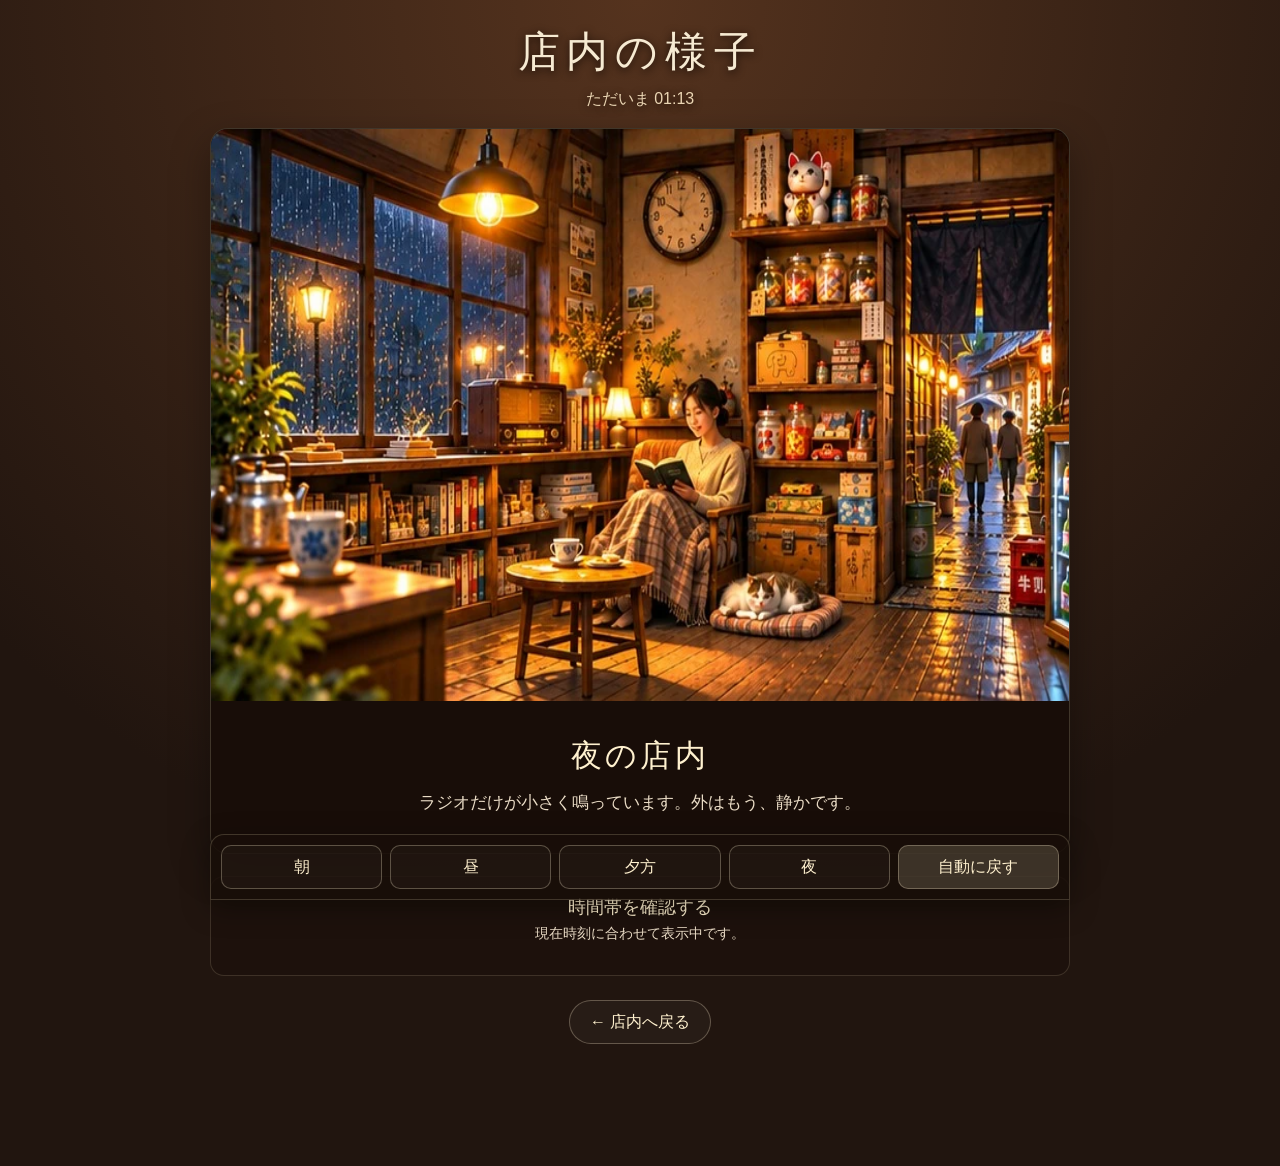
<file: shop.html>
<!DOCTYPE html>
<html lang="ja">
<head>
<meta charset="UTF-8">
<meta name="viewport" content="width=device-width, initial-scale=1.0">
<title>店内の様子</title>
<style>
:root{color:#f6ead2;background:#21150f;font-family:"Yu Mincho","Hiragino Mincho ProN",serif;}
*{box-sizing:border-box;}body{min-width:320px;min-height:100vh;min-height:100svh;margin:0;background:radial-gradient(circle at top,#55331e,#21150f 68%);}.page{width:min(100% - 32px,980px);margin:0 auto;padding:clamp(24px,5vw,52px) 0 36px;}.intro{margin-bottom:18px;text-align:center;text-shadow:0 2px 8px #160b06;}h1{margin:0;font-size:clamp(28px,6vw,42px);font-weight:500;letter-spacing:.16em;}.clock{display:block;margin-top:9px;color:#ead5b3;font-family:"Yu Gothic","Hiragino Sans",sans-serif;font-size:clamp(13px,3.5vw,16px);}.scene{overflow:hidden;background:#160d09;border:1px solid rgba(255,235,195,.18);border-radius:18px;box-shadow:0 14px 38px rgba(0,0,0,.35);}.scene img{display:block;width:100%;height:auto;aspect-ratio:3 / 2;}.copy{padding:clamp(20px,5vw,34px);text-align:center;background:rgba(25,14,9,.76);}.copy h2{margin:0;color:#fff1cf;font-size:clamp(22px,5vw,31px);font-weight:500;letter-spacing:.1em;}.copy p{margin:11px 0 0;color:#eadcc6;font-size:clamp(14px,3.8vw,17px);line-height:1.8;}.preview-controls{margin-top:22px;padding:18px;border:1px solid rgba(255,235,195,.15);border-radius:14px;background:rgba(25,14,9,.45);}.preview-controls h2{margin:0;color:#fff1cf;font-size:18px;font-weight:500;text-align:center;}.preview-controls p{margin:6px 0 14px;color:#eadcc6;font-size:14px;text-align:center;}.time-buttons{display:grid;grid-template-columns:repeat(5,minmax(0,1fr));gap:8px;}.time-buttons button{min-height:44px;padding:9px 10px;color:#fff1cf;border:1px solid rgba(255,241,207,.28);border-radius:10px;background:rgba(255,255,255,.03);font:inherit;cursor:pointer;touch-action:manipulation;}.time-buttons button:hover,.time-buttons button[aria-pressed="true"]{background:rgba(255,241,207,.16);}.time-buttons button:focus-visible{outline:2px solid #fff1cf;outline-offset:3px;}.return{display:flex;justify-content:center;margin-top:24px;}.return a{min-height:44px;padding:11px 20px;color:#fff1cf;border:1px solid rgba(255,241,207,.28);border-radius:999px;background:rgba(255,255,255,.03);font-size:16px;line-height:1.25;text-decoration:none;}.return a:hover{background:rgba(255,255,255,.1);}.return a:focus-visible{outline:2px solid #fff1cf;outline-offset:3px;}
@media (min-width:681px){.page{width:min(100% - 32px,860px);padding-top:24px;}.time-buttons{position:fixed;z-index:2;bottom:0;left:50%;width:min(100% - 32px,860px);padding:10px;transform:translateX(-50%);border:1px solid rgba(255,235,195,.18);border-radius:14px 14px 0 0;background:rgba(25,14,9,.88);box-shadow:0 8px 28px rgba(0,0,0,.34);}.return{padding-bottom:86px;}}
@media (max-width:680px){.page{width:min(100% - 24px,980px);padding-top:28px;}.scene{border-radius:12px;}.preview-controls{padding:16px 12px;}.time-buttons{grid-template-columns:repeat(2,minmax(0,1fr));}.time-buttons [data-auto]{grid-column:1 / -1;}}
@media (prefers-reduced-motion:reduce){*{scroll-behavior:auto!important;}}
</style>
</head>
<body>
<main class="page"><header class="intro"><h1>店内の様子</h1><time class="clock" id="clock" aria-live="polite">ただいま --:--</time></header><article class="scene"><img id="shopImage" src="morning-v2-preview.webp" alt="お気楽屋商店の店内"><div class="copy"><h2 id="sceneTitle">朝の店内</h2><p id="sceneText">店主がそっと掃除をしています。窓を少し開けて、朝の空気を入れました。</p></div></article><section class="preview-controls" aria-labelledby="time-preview-title"><h2 id="time-preview-title">時間帯を確認する</h2><p id="modeStatus" aria-live="polite">現在時刻に合わせて表示中です。</p><div class="time-buttons"><button type="button" data-scene-index="0" aria-pressed="false">朝</button><button type="button" data-scene-index="1" aria-pressed="false">昼</button><button type="button" data-scene-index="2" aria-pressed="false">夕方</button><button type="button" data-scene-index="3" aria-pressed="false">夜</button><button type="button" data-auto aria-pressed="true">自動に戻す</button></div></section><nav class="return" aria-label="ページ移動"><a href="menu.html">← 店内へ戻る</a></nav></main>
<script>
const scenes=[{image:"morning-v2-preview.webp",title:"朝の店内",text:"店主がそっと掃除をしています。窓を少し開けて、朝の空気を入れました。"},{image:"daytime-v2-preview.webp",title:"昼の店内",text:"扇風機がゆっくり回っています。猫は窓際で昼寝中です。"},{image:"evening-v2-preview.webp",title:"夕方の店内",text:"西日が差し込み、商店街の音が少しだけ聞こえます。"},{image:"night-v2-preview.webp",title:"夜の店内",text:"ラジオだけが小さく鳴っています。外はもう、静かです。"}];let manualScene=null;const clock=document.getElementById("clock"),image=document.getElementById("shopImage"),title=document.getElementById("sceneTitle"),text=document.getElementById("sceneText"),modeStatus=document.getElementById("modeStatus"),sceneButtons=document.querySelectorAll("[data-scene-index]"),autoButton=document.querySelector("[data-auto]");function sceneForHour(hour){if(hour>=5&&hour<11)return scenes[0];if(hour>=11&&hour<17)return scenes[1];if(hour>=17&&hour<21)return scenes[2];return scenes[3];}function showScene(scene){image.src=scene.image;title.textContent=scene.title;text.textContent=scene.text;}function updateButtons(){sceneButtons.forEach(button=>button.setAttribute("aria-pressed",String(manualScene===Number(button.dataset.sceneIndex))));autoButton.setAttribute("aria-pressed",String(manualScene===null));}function updateShop(){const now=new Date(),hour=now.getHours();clock.textContent=`ただいま ${String(hour).padStart(2,"0")}:${String(now.getMinutes()).padStart(2,"0")}`;if(manualScene!==null)return;showScene(sceneForHour(hour));modeStatus.textContent="現在時刻に合わせて表示中です。";updateButtons();}sceneButtons.forEach(button=>button.addEventListener("click",()=>{manualScene=Number(button.dataset.sceneIndex);showScene(scenes[manualScene]);modeStatus.textContent=`${scenes[manualScene].title}を手動で表示中です。`;updateButtons();}));autoButton.addEventListener("click",()=>{manualScene=null;updateShop();});updateShop();window.setInterval(updateShop,60000);
</script>
</body>
</html>
</file>
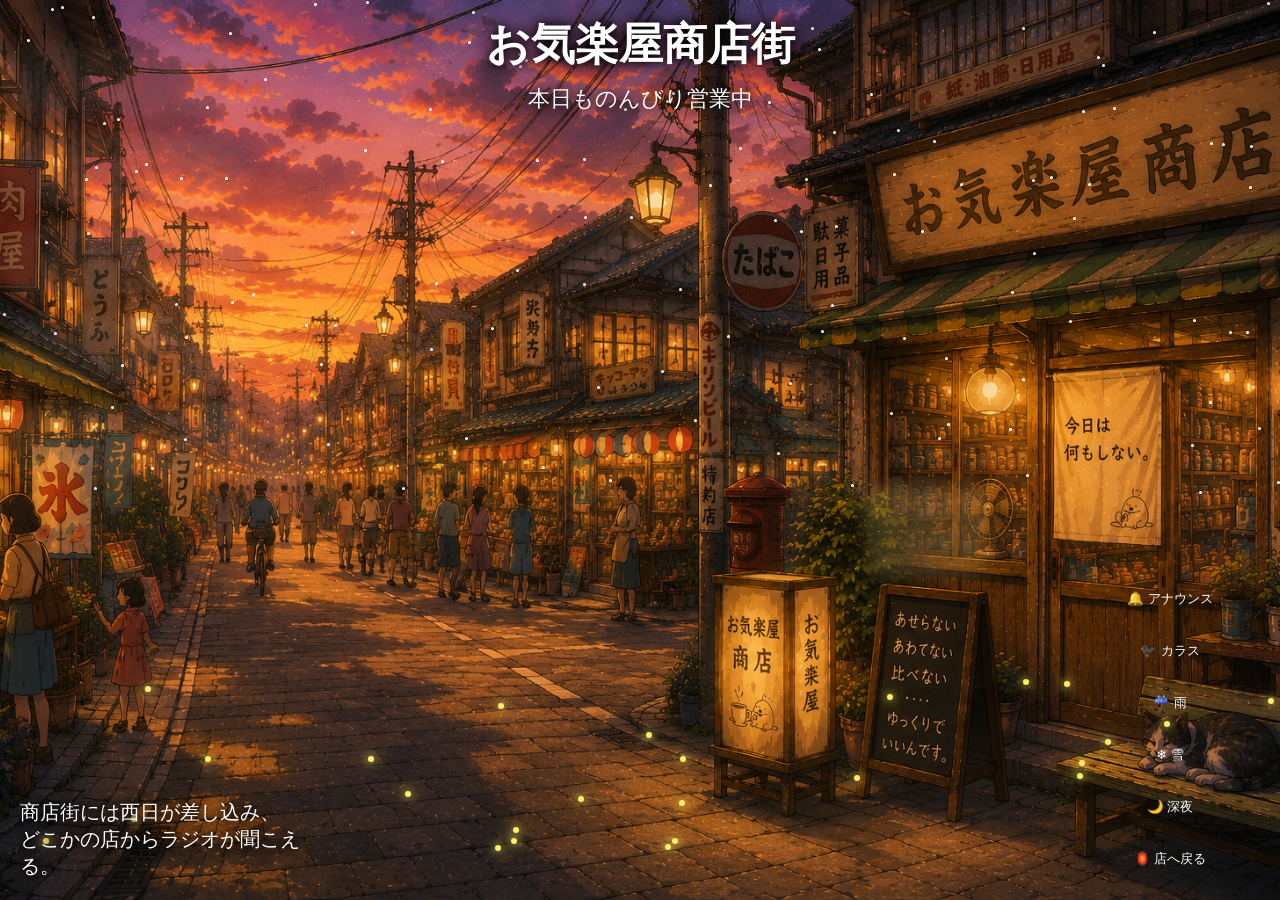
<file: ultimate.html>
<!DOCTYPE html>

<html lang="ja">
<head>
<meta charset="UTF-8">
<meta name="viewport" content="width=device-width,initial-scale=1.0">

<title>お気楽屋商店街 Ultimate</title>

<link rel="stylesheet" href="style.css">

</head>
<body>

<div id="scene">

<!-- 背景画像 -->
<img src="mati.png" id="bg" alt="お気楽屋商店街">

<!-- 昼夜変化オーバーレイ -->
<div id="nightOverlay"></div>


<!-- アニメーションレイヤー -->
<div id="cloudLayer"></div>
<div id="starLayer"></div>
<div id="fireflyLayer"></div>
<div id="crowLayer"></div>
<div id="weatherLayer"></div>

<!-- 店の灯り -->
<div id="windowLight"></div>

<!-- 街灯 -->
<div id="streetLight"></div>

<!-- タイトル -->
<div id="title">

    <h1>お気楽屋商店街</h1>

    <p>
        本日ものんびり営業中
    </p>

</div>

<!-- 猫 -->
<div id="cat">
    🐈‍⬛
</div>

<!-- メッセージ -->
<div id="message">

    商店街には西日が差し込み、<br>
    どこかの店からラジオが聞こえる。

</div>

<!-- 操作ボタン -->
<div id="controls">

    <button class="ctrl" id="chimeBtn">
        🔔 アナウンス
    </button>

    <button class="ctrl" id="crowBtn">
        🐦‍⬛ カラス
    </button>

    <button class="ctrl" id="rainBtn" aria-pressed="false">
        ☔ 雨
    </button>

    <button class="ctrl" id="snowBtn" aria-pressed="false">
        ❄ 雪
    </button>

    <button class="ctrl" id="nightBtn" aria-pressed="false">
        🌙 深夜
    </button>


    <button class="ctrl" onclick="location.href='menu.html'">🏮 店へ戻る</button>

</div>

<!-- 音声 -->　

<audio id="crowAudio" src="crow.mp3"></audio>

<audio id="chimeAudio" src="chime.mp3"></audio>

</div>

<script src="script.js"></script>

</body>
</html>
</file>
<file: menu2.css>
:root{--interior-image:url("okiraku-interior.png");--ink:#fff1cf;--hint-bg:#241309e8}*{box-sizing:border-box}html,body{min-height:100%;margin:0;background:#17100c}body{font-family:"Yu Mincho","Hiragino Mincho ProN",serif;color:var(--ink)}.shop-scene{position:relative;min-height:0;overflow:hidden;background:#17100c var(--interior-image) center/cover no-repeat}header{position:absolute;z-index:4;top:clamp(18px,4vh,48px);left:50%;width:min(92%,720px);transform:translateX(-50%);text-align:center;text-shadow:0 2px 9px #170b05}h1{margin:0;font-size:clamp(24px,3vw,42px);font-weight:500;letter-spacing:.18em}header p{margin:.65em 0 0;font-size:clamp(11px,1.35vw,16px)}#hint{display:none}#message{position:absolute;z-index:6;bottom:12%;left:50%;width:min(80%,520px);transform:translateX(-50%);text-align:center;font-size:18px;opacity:0;transition:opacity .35s;text-shadow:0 1px 7px #111}#message.show{opacity:1}.mock{visibility:hidden}nav{position:absolute;inset:0;z-index:2}.obj{position:absolute;display:grid;place-items:center;min-width:44px;min-height:44px;padding:0;border:0;background:transparent;color:inherit;text-decoration:none;cursor:pointer}.obj:focus-visible{outline:2px solid #ffe4a5;outline-offset:6px}.obj b{position:absolute;bottom:-31px;padding:7px 11px;border-radius:999px;background:var(--hint-bg);white-space:nowrap;font-family:inherit;font-size:13px;font-weight:400;opacity:0;pointer-events:none;transition:opacity .18s}.obj:hover b,.obj:focus-visible b{opacity:1}.window-link{left:3%;top:6%;width:34%;height:47%}.radio{left:26%;top:39%;width:13%;height:16%}.chair{left:41%;top:52%;width:18%;height:29%}.shelf{left:57%;top:5%;width:19%;height:74%}.door{left:76%;top:15%;width:17%;height:65%}.tea{left:34%;top:64%;width:15%;height:14%}.box{left:58%;top:32%;width:12%;height:15%}.elephant{left:93%;top:12%;width:6%;height:9%;font-size:0;opacity:0}.elephant b{font-size:11px}.scene-scrollbar,.sr-only{display:none}

@media(max-width:700px),(hover:none) and (pointer:coarse){html,body{width:100%;height:100%;min-height:0;overflow:hidden;overscroll-behavior:none}.scene-viewport{width:100vw;height:100svh;overflow-x:auto;overflow-y:hidden;overscroll-behavior:none;scrollbar-width:none;touch-action:pan-x}.scene-viewport::-webkit-scrollbar{display:none}.shop-scene{width:max(100vw,177.683svh);height:100svh;min-height:100svh;margin:0;padding:0;background-size:auto 100%;background-position:left center}header,#hint{display:none}nav{position:absolute;inset:0;width:auto;height:auto;margin:0;aspect-ratio:auto}.shelf{z-index:3}.obj b{display:none}.obj::after{width:13px;height:13px;border:1px solid #ffe3a0;border-radius:50%;background:#ffcb6b55;box-shadow:0 0 10px #ffc55c}.elephant{opacity:1}.elephant::after{width:10px;height:10px}#message{bottom:7%;font-size:14px}.scene-scrollbar{position:fixed;z-index:10;right:18px;bottom:calc(10px + env(safe-area-inset-bottom));left:18px;display:block;height:18px;padding:7px 0;touch-action:none}.scene-scrollbar input{display:block;width:100%;height:4px;margin:0;appearance:none;border:0;border-radius:999px;background:rgba(255,241,207,.32);outline:none;cursor:ew-resize}.scene-scrollbar input::-webkit-slider-thumb{width:18px;height:18px;appearance:none;border:1px solid rgba(255,241,207,.8);border-radius:50%;background:rgba(112,67,34,.92);box-shadow:0 1px 5px #170b05}.scene-scrollbar input::-moz-range-thumb{width:16px;height:16px;border:1px solid rgba(255,241,207,.8);border-radius:50%;background:rgba(112,67,34,.92);box-shadow:0 1px 5px #170b05}.scene-scrollbar input:focus-visible::-webkit-slider-thumb{outline:2px solid #ffe4a5;outline-offset:3px}.sr-only{position:absolute;width:1px;height:1px;padding:0;margin:-1px;overflow:hidden;clip:rect(0,0,0,0);white-space:nowrap;border:0}}
@media(prefers-reduced-motion:reduce){*{transition:none!important}}
</file>
<file: style.css>
/* =========================
   リセット
========================= */

*{
  margin:0;
  padding:0;
  box-sizing:border-box;
  -webkit-tap-highlight-color: transparent;
}
html,
body{
  width:100%;
  height:100%;
  overflow:hidden;
  font-family:"Yu Gothic",sans-serif;
  background:#000;
}

/* =========================
   メインシーン
========================= */

#scene{
  position:relative;
  width:100%;
  height:100vh;
  overflow:hidden;
}

/* =========================
   背景画像
========================= */

#bg{

  position:absolute;
  inset:0;

  width:100%;
  height:100%;

  object-fit:cover;

  object-position:center center;

  z-index:1;
}

@media (max-width:768px){

  #bg{
    transform:scale(0.95);
  }

}

/* =========================
   夕方→夜
========================= */

#nightOverlay{
  position:absolute;
  inset:0;

  background:rgba(0,0,0,.8);

  opacity:0;

  z-index:2;

  transition:opacity 1s;
}

@keyframes eveningToNight{

  0%{
    opacity:0;
  }

  100%{
    opacity:1;
  }

}

/* =========================
   レイヤー
========================= */

#cloudLayer,
#starLayer,
#fireflyLayer,
#crowLayer,
#weatherLayer{
  position:absolute;
  inset:0;
  pointer-events:none;
}

#cloudLayer{z-index:4;}
#starLayer{z-index:5;}
#fireflyLayer{z-index:6;}
#crowLayer{z-index:7;}
#weatherLayer{z-index:8;}

/* =========================
   タイトル
========================= */

#title{
  position:absolute;

  top:15px;
  left:50%;

  transform:translateX(-50%);

  color:white;

  text-align:center;

  z-index:50;

  text-shadow:
  0 0 10px #000,
  0 0 20px #000;
}

#title h1{
  font-size:
  clamp(22px,3.5vw,44px);

  white-space: nowrap;
}

#title p{
  margin-top:10px;
  font-size:
  clamp(14px,2vw,22px);
}

/* =========================
   店の灯り
========================= */

#windowLight{

  position:absolute;

  right:23%;
  bottom:36%;

  width:120px;
  height:90px;

  border-radius:12px;

  background:
  rgba(255,210,120,.2);

  filter:
  blur(8px);

  z-index:3;

  animation:
  lightOn 120s infinite alternate;
}

@keyframes lightOn{

  0%{
    opacity:.2;
  }

  100%{
    opacity:1;
  }

}

/* =========================
   街灯
========================= */

#streetLight{

  position:absolute;

  left:22%;
  top:35%;

  width:20px;
  height:20px;

  border-radius:50%;

  background:#ffd76a;

  box-shadow:
  0 0 10px #ffd76a,
  0 0 40px #ffd76a,
  0 0 80px #ffd76a;

  opacity:0;

  z-index:10;

  animation:
  streetLamp 120s infinite alternate;
}

@keyframes streetLamp{

  0%{
    opacity:0;
  }

  100%{
    opacity:1;
  }

}

/* =========================
   猫
========================= */

#cat{

  position:absolute;

  bottom:8%;
  left:-10%;

  font-size:50px;

  z-index:20;

  animation:
  catWalk 40s linear infinite;
}

@keyframes catWalk{

  from{
    left:-10%;
  }

  to{
    left:110%;
  }

}

/* =========================
   メッセージ
========================= */

#message{

  position:absolute;

  left:20px;
  bottom:20px;

  max-width:300px;

  color:white;

  font-size:20px;

  text-shadow:
  0 0 8px #000,
  0 0 15px #000;

  z-index:100;
}

@media (max-width:768px){

  #message{

    max-width:220px;

    font-size:16px;

    left:10px;
     
    bottom:80px;

  }

}

/* =========================
   ボタン
========================= */

#controls{

  position:absolute;

  right:20px;
  bottom:20px;

  display:flex;
  flex-direction:column;

  gap:10px;

  z-index:1000;
}

.ctrl{

  width:180px;

  padding:12px;

  border:none;

  border-radius:999px;

  color:white;

  cursor:pointer;

  background:transparent;

  transition:all .3s ease;
}

.ctrl:hover{

  transform:
  scale(1.05);

  background:
  rgba(255,255,255,.05);
}

/* =========================
   星
========================= */

.star{

  position:absolute;

  width:3px;
  height:3px;

  border-radius:50%;

  background:white;

  animation:
  twinkle 3s infinite;
}

@keyframes twinkle{

  50%{
    opacity:.2;
  }

}

/* =========================
   ホタル
========================= */

.firefly{

  position:absolute;

  width:6px;
  height:6px;

  border-radius:50%;

  background:#ffee66;

  box-shadow:
  0 0 8px #ffee66,
  0 0 20px #ffee66;

  animation:
  fireflyFloat 5s ease-in-out infinite;
}

@keyframes fireflyFloat{

  50%{
    transform:
    translateY(-25px);
  }

}

/* =========================
   雲
========================= */

.cloud{

  position:absolute;

  width:250px;
  height:70px;

  border-radius:50px;

  background:
  rgba(255,255,255,.12);

  filter:
  blur(8px);

  animation:
  cloudMove linear infinite;
}

@keyframes cloudMove{

  from{
    transform:
    translateX(-300px);
  }

  to{
    transform:
    translateX(calc(100vw + 300px));
  }

}

/* =========================
   雨
========================= */

.rain{

  position:absolute;

  width:2px;
  height:18px;

  background:#bce6ff;

  animation:
  rainFall 1s linear infinite;
}

@keyframes rainFall{

  to{
    transform:
    translateY(110vh);
  }

}

/* =========================
   雪
========================= */

.snow{

  position:absolute;

  color:white;

  animation:
  snowFall 10s linear infinite;
}

@keyframes snowFall{

  to{
    transform:
    translateY(110vh);
  }
   
}

@media (max-width:768px){

  .ctrl{
    width:140px;
    padding:10px;
    font-size:15px;
  }

   .ctrl:hover{

  transform:
  scale(1.05);

  background:
  rgba(255,255,255,.3);
}

/* スマホ専用設定 */
@media (max-width:768px){

  #title h1{
    font-size:32px;
  }

  #title p{
    font-size:18px;
  }

   #controls{
    bottom:80px;
  }

}
}
</file>
